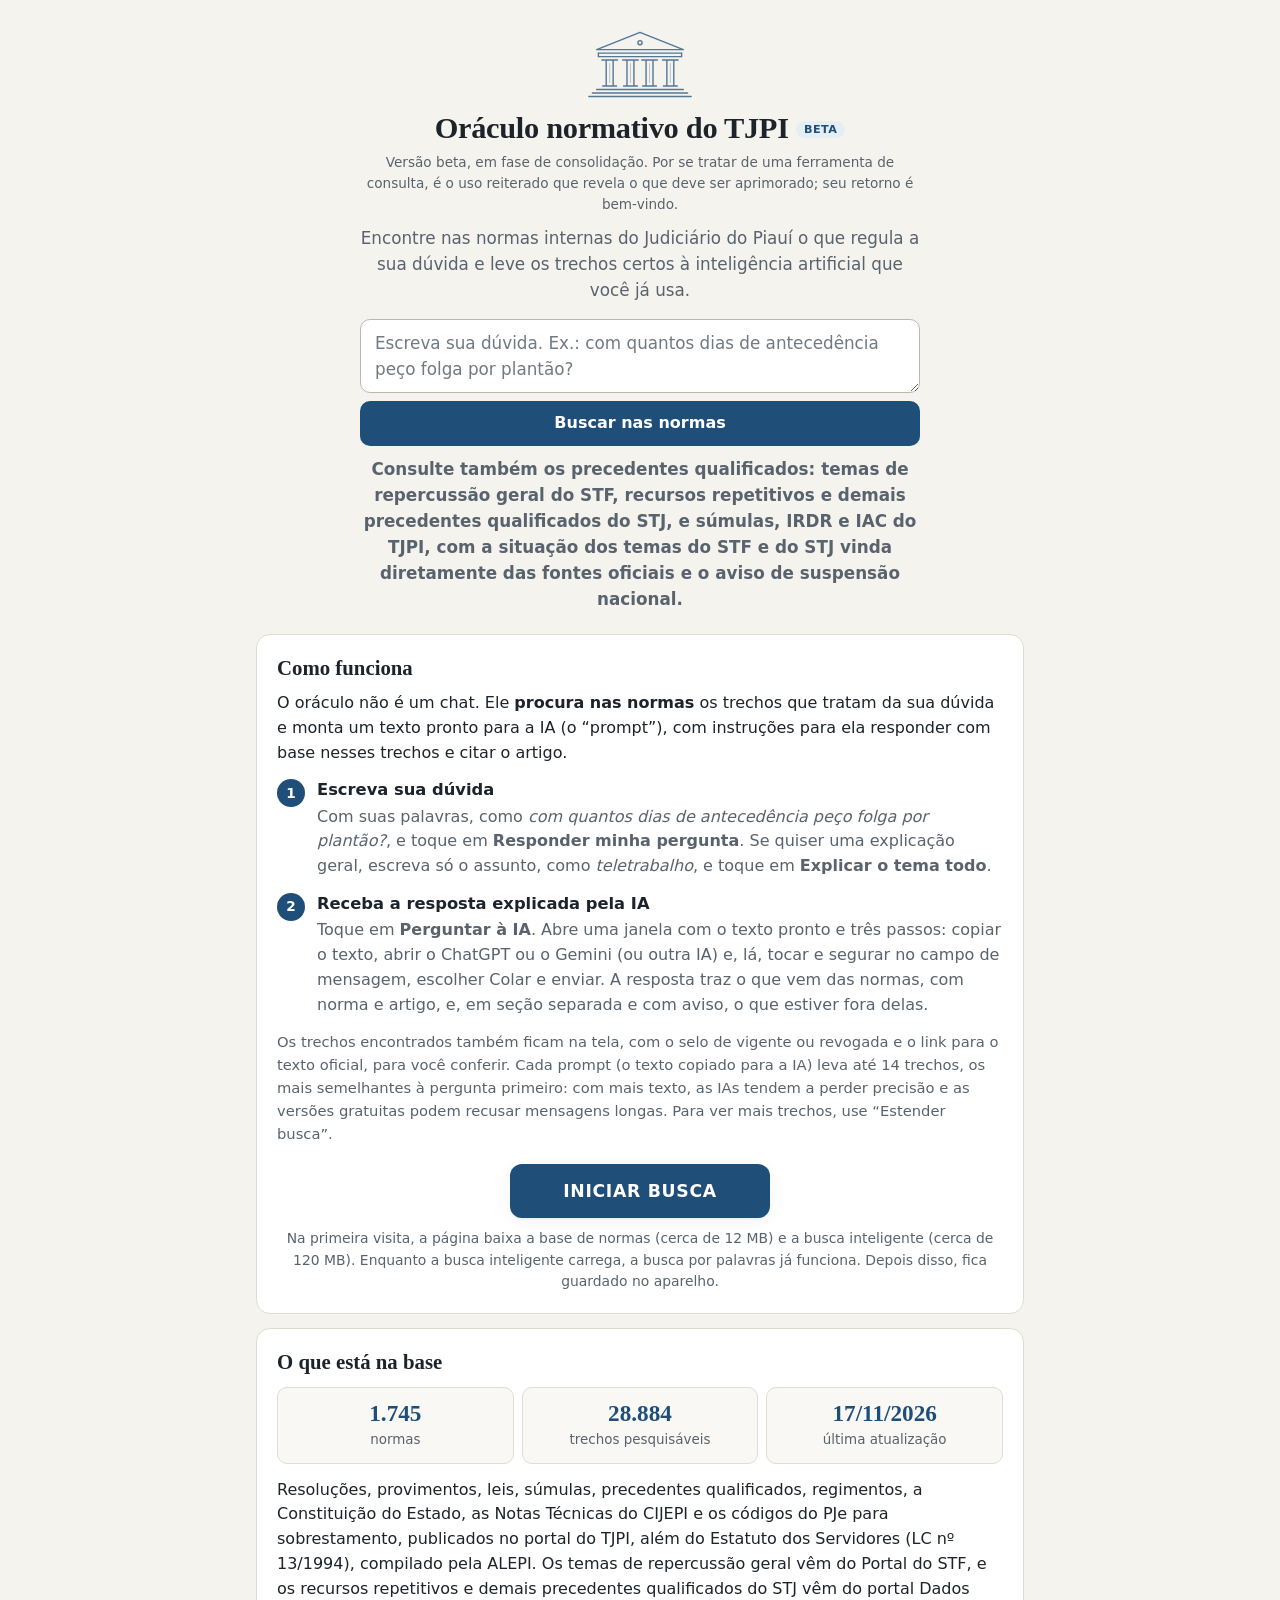
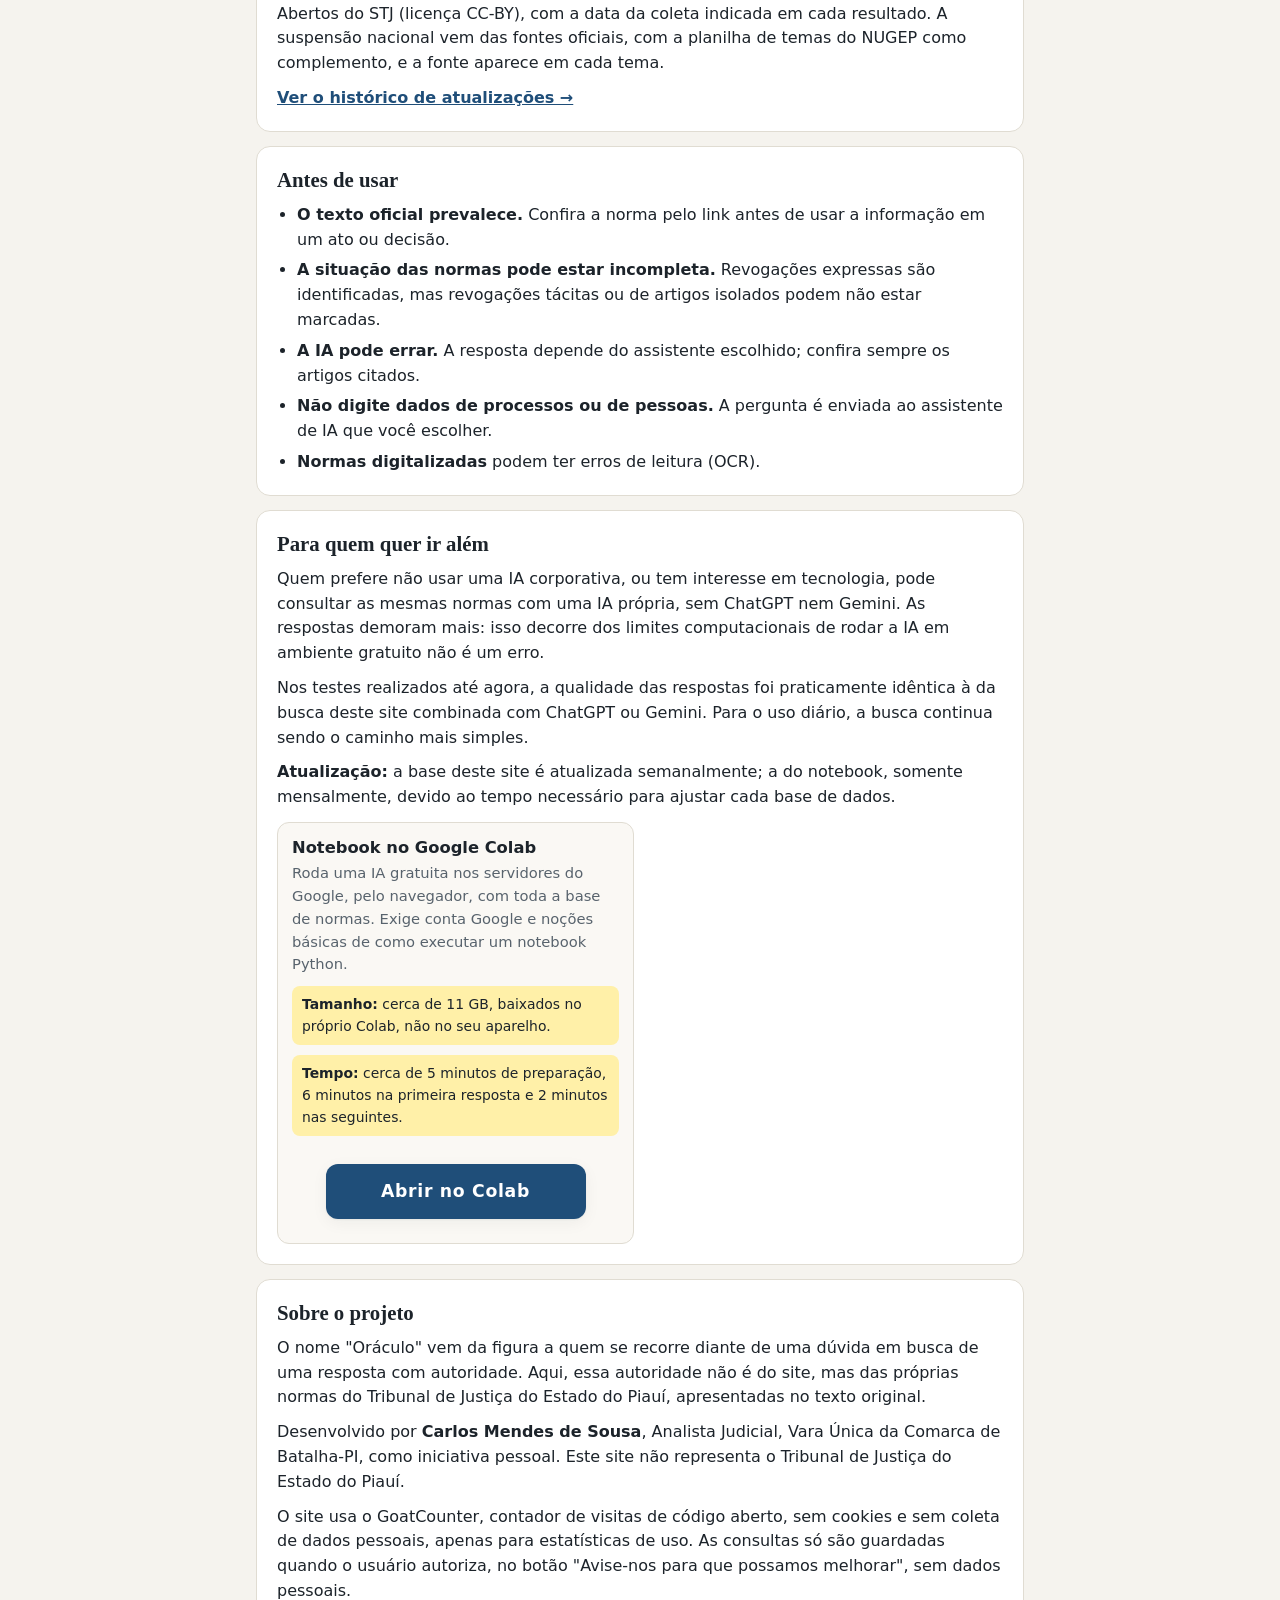
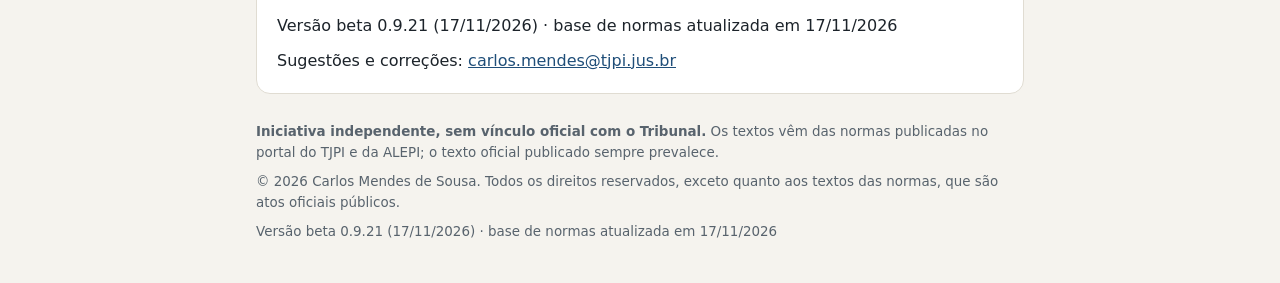
<file: index.html>
<!doctype html>
<html lang="pt-BR">
<head>
<meta charset="utf-8">
<meta name="viewport" content="width=device-width, initial-scale=1">
<title>Oráculo normativo do TJPI</title>
<meta name="description" content="Busca nas normas internas do Judiciário do Piauí, com os trechos originais e um prompt pronto para o seu assistente de IA.">
<link rel="icon" href="data:image/svg+xml,%3Csvg xmlns='http://www.w3.org/2000/svg' viewBox='0 0 32 32'%3E%3Crect width='32' height='32' rx='7' fill='%231f4e79'/%3E%3Cpath d='M6 12 16 6l10 6H6Zm2 2v9m5.300-9v9m5.400-9v9m5.300-9v9M5 25h22' fill='none' stroke='%23fff' stroke-width='1.800' stroke-linecap='round' stroke-linejoin='round'/%3E%3C/svg%3E">
<link rel="stylesheet" href="estilo.css?v=e2cee6a480df">
</head>
<body>
<header class="topo">
  <svg class="templo" viewBox="0 0 120 84" role="img" aria-label="Desenho de um templo grego" fill="none" stroke="currentColor" stroke-width="1.6" stroke-linecap="round" stroke-linejoin="round">
    <path d="M60 5 110 25H10L60 5Z"/>
    <circle cx="60" cy="17" r="2.400"/>
    <path d="M12 29h96M12 33h96"/>
    <path d="M12 29v4M108 29v4"/>
    <g>
      <path d="M21 37v30M29 37v30M16 37h18M17 67h16"/>
      <path d="M45 37v30M53 37v30M40 37h18M41 67h16"/>
      <path d="M67 37v30M75 37v30M62 37h18M63 67h16"/>
      <path d="M91 37v30M99 37v30M86 37h18M87 67h16"/>
      <path d="M25 41v22M49 41v22M71 41v22M95 41v22" stroke-width=".8" opacity=".55"/>
    </g>
    <path d="M10 71h100M5 75h110M1 79h118"/>
  </svg>
  <h1>Oráculo normativo do TJPI <span class="selo beta">Beta</span></h1>
  <p class="aviso-beta">Versão beta, em fase de consolidação. Por se tratar de uma ferramenta de consulta, é o uso reiterado que revela o que deve ser aprimorado; seu retorno é bem-vindo.</p>
  <p class="lema">Encontre nas normas internas do Judiciário do Piauí o que regula a sua dúvida e leve os trechos certos à inteligência artificial que você já usa.</p>
  <form class="busca-inicio" action="busca.html" method="get" autocomplete="off">
    <label for="q-inicio" class="vis-oculto">Sua dúvida</label>
    <textarea id="q-inicio" name="q" rows="2" required placeholder="Escreva sua dúvida. Ex.: com quantos dias de antecedência peço folga por plantão?"></textarea>
    <button type="submit">Buscar nas normas</button>
  </form>
      <p class="lema"><strong>Consulte também os precedentes qualificados: temas de repercussão geral do STF, recursos repetitivos e demais precedentes qualificados do STJ, e súmulas, IRDR e IAC do TJPI, com a situação dos temas do STF e do STJ vinda diretamente das fontes oficiais e o aviso de suspensão nacional.</strong></p>
</header>

<main>
  <section class="bloco">
    <h2>Como funciona</h2>
    <p>O oráculo não é um chat. Ele <strong>procura nas normas</strong> os trechos que tratam da sua dúvida e monta um texto pronto para a IA (o “prompt”), com instruções para ela responder com base nesses trechos e citar o artigo.</p>
    <ol class="como">
      <li>
        <span class="num">1</span>
        <div>
          <h3>Escreva sua dúvida</h3>
          <p>Com suas palavras, como <em>com quantos dias de antecedência peço folga por plantão?</em>, e toque em <strong>Responder minha pergunta</strong>. Se quiser uma explicação geral, escreva só o assunto, como <em>teletrabalho</em>, e toque em <strong>Explicar o tema todo</strong>.</p>
        </div>
      </li>
      <li>
        <span class="num">2</span>
        <div>
          <h3>Receba a resposta explicada pela IA</h3>
          <p>Toque em <strong>Perguntar à IA</strong>. Abre uma janela com o texto pronto e três passos: copiar o texto, abrir o ChatGPT ou o Gemini (ou outra IA) e, lá, tocar e segurar no campo de mensagem, escolher Colar e enviar. A resposta traz o que vem das normas, com norma e artigo, e, em seção separada e com aviso, o que estiver fora delas.</p>
        </div>
      </li>
    </ol>
    <p class="confira">Os trechos encontrados também ficam na tela, com o selo de vigente ou revogada e o link para o texto oficial, para você conferir. Cada prompt (o texto copiado para a IA) leva até 14 trechos, os mais semelhantes à pergunta primeiro: com mais texto, as IAs tendem a perder precisão e as versões gratuitas podem recusar mensagens longas. Para ver mais trechos, use “Estender busca”.</p>
    <a href="busca.html" class="botao-principal">INICIAR BUSCA</a>
    <p class="dica centro">Na primeira visita, a página baixa a base de normas (cerca de 12 MB) e a busca inteligente (cerca de 120 MB). Enquanto a busca inteligente carrega, a busca por palavras já funciona. Depois disso, fica guardado no aparelho.</p>
  </section>

  <section class="bloco">
    <h2>O que está na base</h2>
    <dl class="numeros">
      <div><dt id="n-normas">1.742</dt><dd>normas</dd></div>
      <div><dt id="n-trechos">28.160</dt><dd>trechos pesquisáveis</dd></div>
      <div><dt id="n-data">—</dt><dd>última atualização</dd></div>
    </dl>
    <p>Resoluções, provimentos, leis, súmulas, precedentes qualificados, regimentos, a Constituição do Estado, as Notas Técnicas do CIJEPI e os códigos do PJe para sobrestamento, publicados no portal do TJPI, além do Estatuto dos Servidores (LC nº 13/1994), compilado pela ALEPI. Os temas de repercussão geral vêm do Portal do STF, e os recursos repetitivos e demais precedentes qualificados do STJ vêm do portal Dados Abertos do STJ (licença CC-BY), com a data da coleta indicada em cada resultado. A suspensão nacional vem das fontes oficiais, com a planilha de temas do NUGEP como complemento, e a fonte aparece em cada tema.</p>
    <p><a href="atualizacoes.html" class="link-seta">Ver o histórico de atualizações →</a></p>
  </section>

  <section class="bloco">
    <h2>Antes de usar</h2>
    <ul class="avisos">
      <li><strong>O texto oficial prevalece.</strong> Confira a norma pelo link antes de usar a informação em um ato ou decisão.</li>
      <li><strong>A situação das normas pode estar incompleta.</strong> Revogações expressas são identificadas, mas revogações tácitas ou de artigos isolados podem não estar marcadas.</li>
      <li><strong>A IA pode errar.</strong> A resposta depende do assistente escolhido; confira sempre os artigos citados.</li>
      <li><strong>Não digite dados de processos ou de pessoas.</strong> A pergunta é enviada ao assistente de IA que você escolher.</li>
      <li><strong>Normas digitalizadas</strong> podem ter erros de leitura (OCR).</li>
    </ul>
  </section>

  <section class="bloco">
    <h2>Para quem quer ir além</h2>
    <p>Quem prefere não usar uma IA corporativa, ou tem interesse em tecnologia, pode consultar as mesmas normas com uma IA própria, sem ChatGPT nem Gemini. As respostas demoram mais: isso decorre dos limites computacionais de rodar a IA em ambiente gratuito não é um erro.</p>
    <p>Nos testes realizados até agora, a qualidade das respostas foi praticamente idêntica à da busca deste site combinada com ChatGPT ou Gemini. Para o uso diário, a busca continua sendo o caminho mais simples.</p>
    <p><strong>Atualização:</strong> a base deste site é atualizada semanalmente; a do notebook, somente mensalmente, devido ao tempo necessário para ajustar cada base de dados.</p>
    <div class="opcoes">
      <article class="opcao">
        <h3>Notebook no Google Colab</h3>
        <p>Roda uma IA gratuita nos servidores do Google, pelo navegador, com toda a base de normas. Exige conta Google e noções básicas de como executar um notebook Python.</p>
        <p class="tamanho"><strong>Tamanho:</strong> cerca de 11 GB, baixados no próprio Colab, não no seu aparelho.</p>
        <p class="tamanho"><strong>Tempo:</strong> cerca de 5 minutos de preparação, 6 minutos na primeira resposta e 2 minutos nas seguintes.</p>
        <a class="botao-principal" href="https://colab.research.google.com/github/carlos-mendes-maestria/oraculo-normativo/blob/main/oraculo_colab.ipynb" target="_blank" rel="noopener">Abrir no Colab</a>
      </article>
    </div>
  </section>

  <section class="bloco">
    <h2>Sobre o projeto</h2>
    <p>O nome "Oráculo" vem da figura a quem se recorre diante de uma dúvida em busca de uma resposta com autoridade. Aqui, essa autoridade não é do site, mas das próprias normas do Tribunal de Justiça do Estado do Piauí, apresentadas no texto original.</p>
    <p>Desenvolvido por <strong>Carlos Mendes de Sousa</strong>, Analista Judicial, Vara Única da Comarca de Batalha-PI, como iniciativa pessoal. Este site não representa o Tribunal de Justiça do Estado do Piauí.</p>
    <p>O site usa o GoatCounter, contador de visitas de código aberto, sem cookies e sem coleta de dados pessoais, apenas para estatísticas de uso. As consultas só são guardadas quando o usuário autoriza, no botão "Avise-nos para que possamos melhorar", sem dados pessoais.</p>
    <p data-versao>Versão beta 0.9 (02/11/2026)</p>
    <p>Sugestões e correções: <a href="mailto:carlos.mendes@tjpi.jus.br">carlos.mendes@tjpi.jus.br</a></p>
  </section>
</main>

<footer class="rodape">
  <p><strong>Iniciativa independente, sem vínculo oficial com o Tribunal.</strong> Os textos vêm das normas publicadas no portal do TJPI e da ALEPI; o texto oficial publicado sempre prevalece.</p>
  <p>&copy; 2026 Carlos Mendes de Sousa. Todos os direitos reservados, exceto quanto aos textos das normas, que s&atilde;o atos oficiais p&uacute;blicos.</p>
  <p class="versao-site" data-versao>Versão beta 0.9 (02/11/2026)</p>
</footer>
<script src="versao.js?v=e2cee6a480df"></script>

<script>
  // numeros da base: vem do indice gerado; se falhar, ficam os valores escritos na pagina
  fetch("dados/indice_info.json?" + Date.now()).then((r) => r.json()).then((i) => {
    document.getElementById("n-normas").textContent = i.normas.toLocaleString("pt-BR");
    document.getElementById("n-trechos").textContent = i.trechos.toLocaleString("pt-BR");
    const [a, m, d] = i.gerado_em.slice(0, 10).split("-");
    document.getElementById("n-data").textContent = `${d}/${m}/${a}`;
  }).catch(() => {});
</script>
<script data-goatcounter="https://oraculo-normativo.goatcounter.com/count" async src="https://gc.zgo.at/count.js"></script>
</body>
</html>
</file>
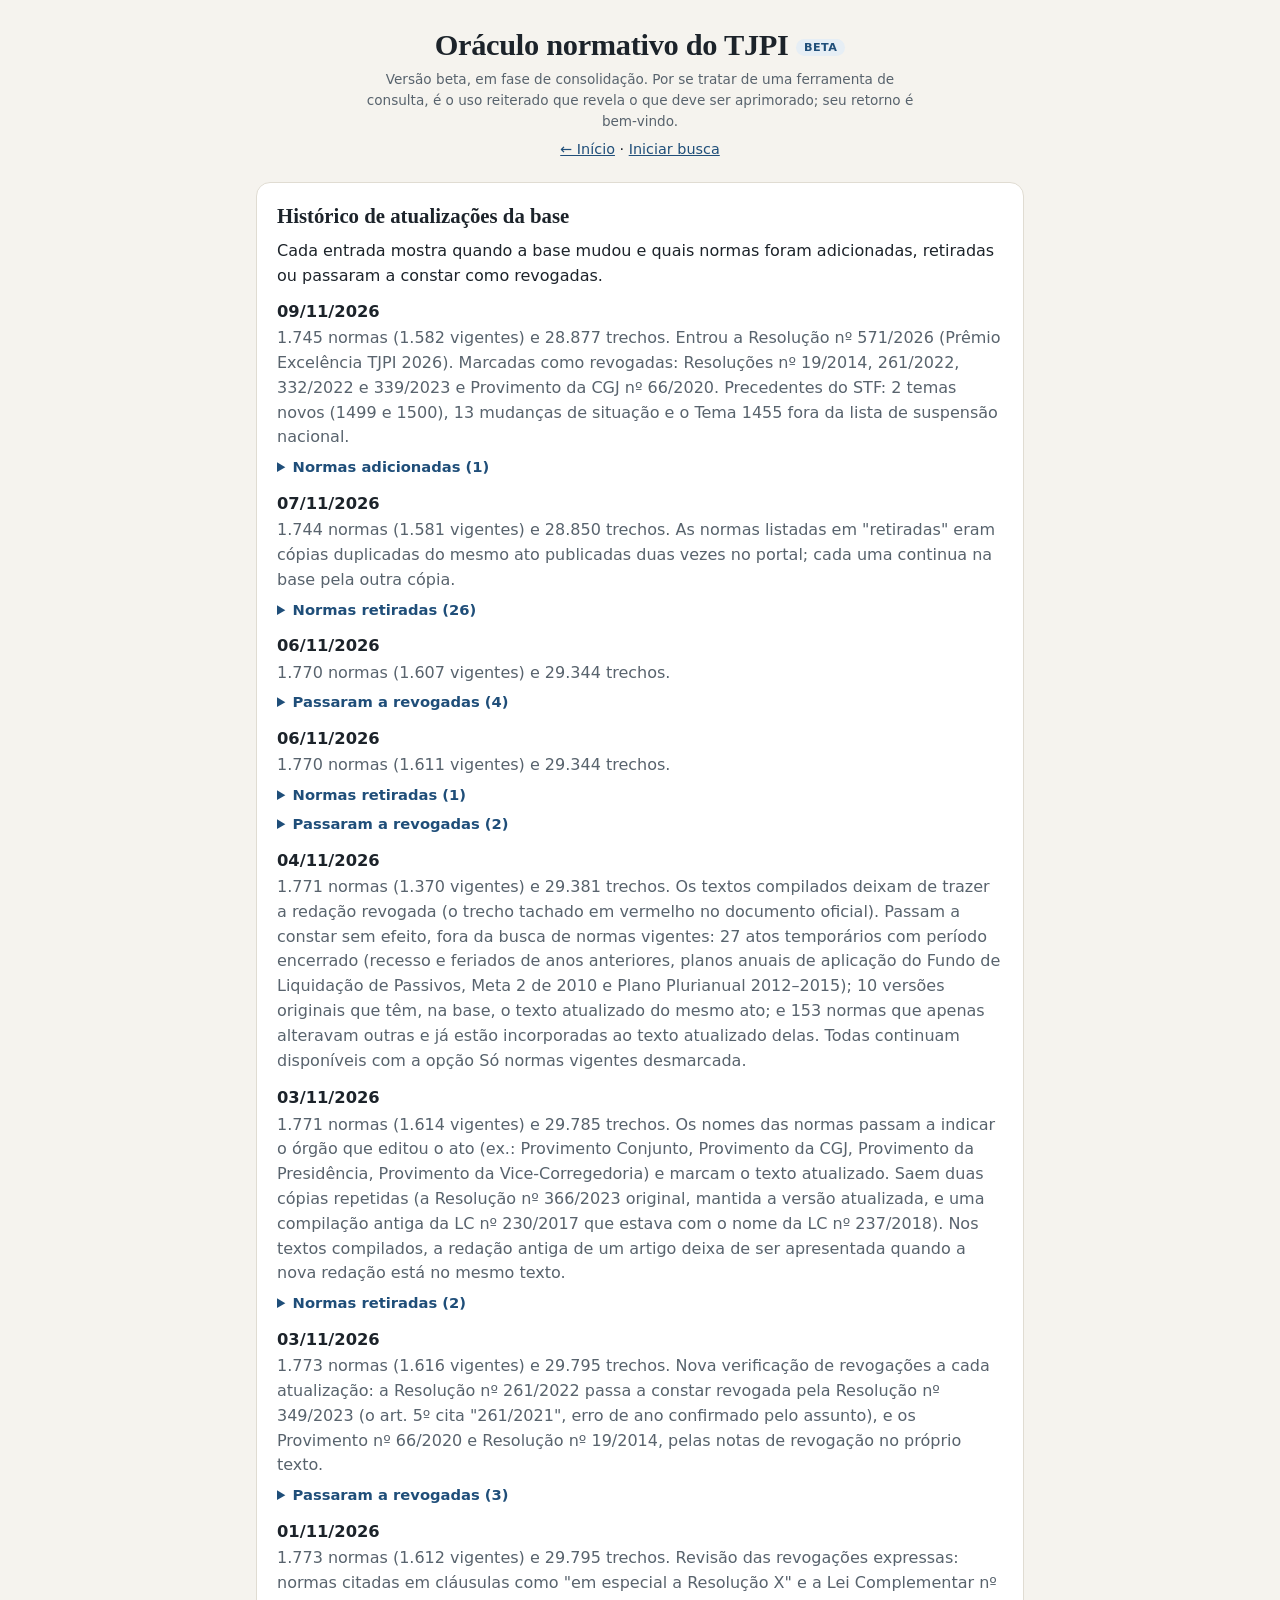
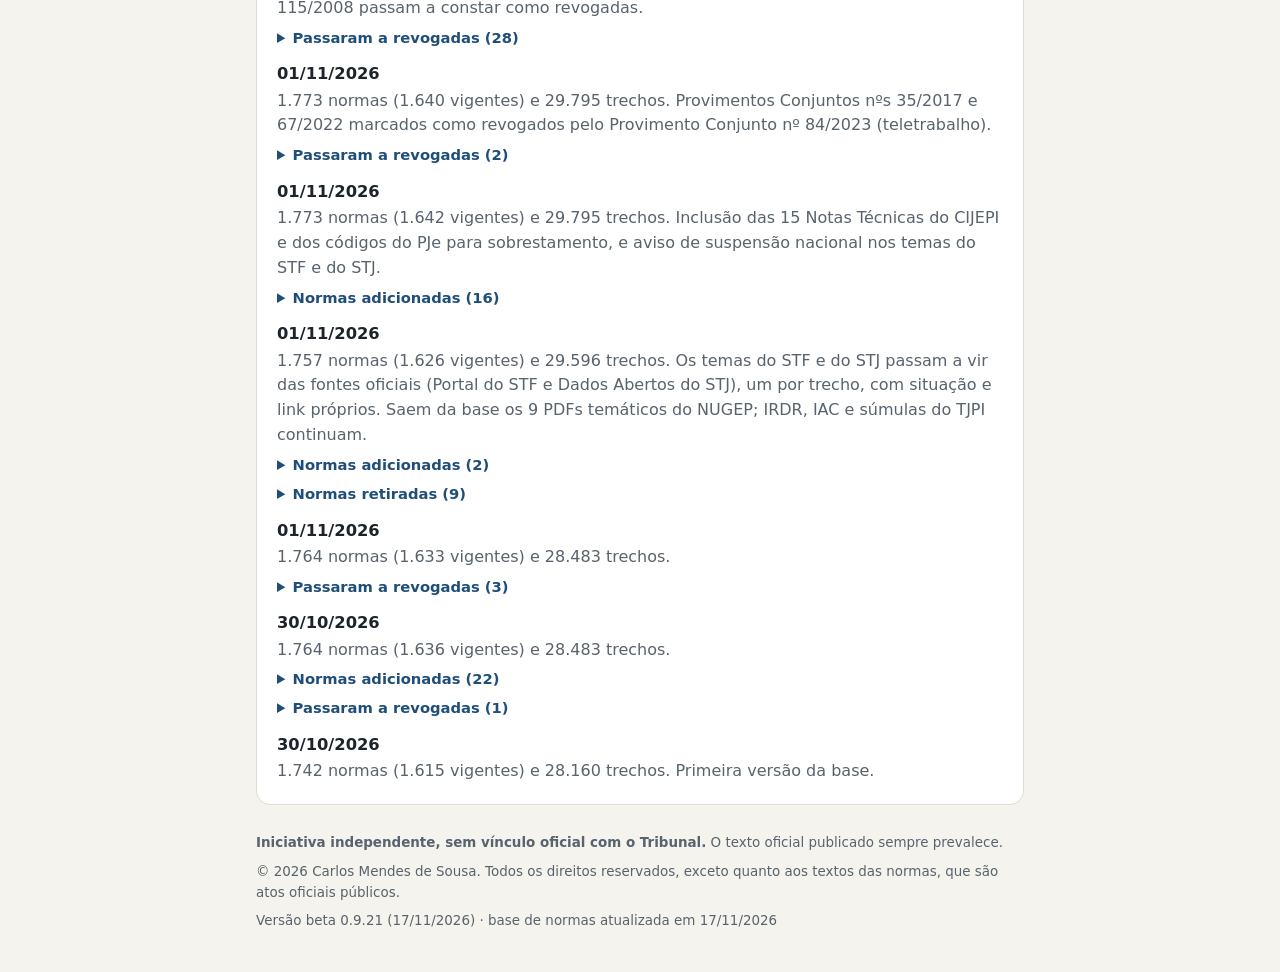
<file: atualizacoes.html>
<!doctype html>
<html lang="pt-BR">
<head>
<meta charset="utf-8">
<meta name="viewport" content="width=device-width, initial-scale=1">
<title>Histórico de atualizações</title>
<meta name="description" content="Histórico de atualizações da base de normas do Oráculo normativo do TJPI.">
<link rel="icon" href="data:image/svg+xml,%3Csvg xmlns='http://www.w3.org/2000/svg' viewBox='0 0 32 32'%3E%3Crect width='32' height='32' rx='7' fill='%231f4e79'/%3E%3Cpath d='M6 12 16 6l10 6H6Zm2 2v9m5.300-9v9m5.400-9v9m5.300-9v9M5 25h22' fill='none' stroke='%23fff' stroke-width='1.800' stroke-linecap='round' stroke-linejoin='round'/%3E%3C/svg%3E">
<link rel="stylesheet" href="estilo.css?v=e2cee6a480df">
</head>
<body>
<header class="topo">
  <h1><a href="index.html" class="titulo-link">Oráculo normativo do TJPI</a> <span class="selo beta">Beta</span></h1>
  <p class="aviso-beta">Versão beta, em fase de consolidação. Por se tratar de uma ferramenta de consulta, é o uso reiterado que revela o que deve ser aprimorado; seu retorno é bem-vindo.</p>
  <p class="nav-topo"><a href="index.html">← Início</a> · <a href="busca.html">Iniciar busca</a></p>
</header>

<main>
  <section class="bloco">
    <h2>Histórico de atualizações da base</h2>
    <p>Cada entrada mostra quando a base mudou e quais normas foram adicionadas, retiradas ou passaram a constar como revogadas.</p>
    <ol id="historico" class="historico"></ol>
    <p id="vazio" class="dica" hidden>Não foi possível carregar o histórico agora.</p>
  </section>
</main>

<footer class="rodape">
  <p><strong>Iniciativa independente, sem vínculo oficial com o Tribunal.</strong> O texto oficial publicado sempre prevalece.</p>
  <p>&copy; 2026 Carlos Mendes de Sousa. Todos os direitos reservados, exceto quanto aos textos das normas, que s&atilde;o atos oficiais p&uacute;blicos.</p>
  <p class="versao-site" data-versao>Versão beta 0.9 (02/11/2026)</p>
</footer>
<script src="versao.js?v=e2cee6a480df"></script>

<script>
  function lista(titulo, nomes) {
    if (!nomes.length) return null;
    const d = document.createElement("details"), s = document.createElement("summary"), ul = document.createElement("ul");
    s.textContent = `${titulo} (${nomes.length})`;
    nomes.forEach((n) => { const li = document.createElement("li"); li.textContent = n; ul.appendChild(li); });
    d.append(s, ul);
    return d;
  }
  fetch("dados/historico.json?" + Date.now()).then((r) => r.json()).then((h) => {
    const ol = document.getElementById("historico");
    h.forEach((e) => {
      const li = document.createElement("li"), t = document.createElement("h3"), p = document.createElement("p");
      const [a, m, d] = e.data.split("-");
      t.textContent = `${d}/${m}/${a}`;
      p.textContent = `${e.normas.toLocaleString("pt-BR")} normas (${e.vigentes.toLocaleString("pt-BR")} vigentes) e ${e.trechos.toLocaleString("pt-BR")} trechos. ${e.nota || ""}`;
      li.append(t, p);
      [["Normas adicionadas", e.adicionadas], ["Normas retiradas", e.retiradas], ["Passaram a revogadas", e.revogadas]]
        .forEach(([ti, ns]) => { const x = lista(ti, ns); if (x) li.append(x); });
      ol.appendChild(li);
    });
  }).catch(() => { document.getElementById("vazio").hidden = false; });
</script>
<script data-goatcounter="https://oraculo-normativo.goatcounter.com/count" async src="https://gc.zgo.at/count.js"></script>
</body>
</html>
</file>
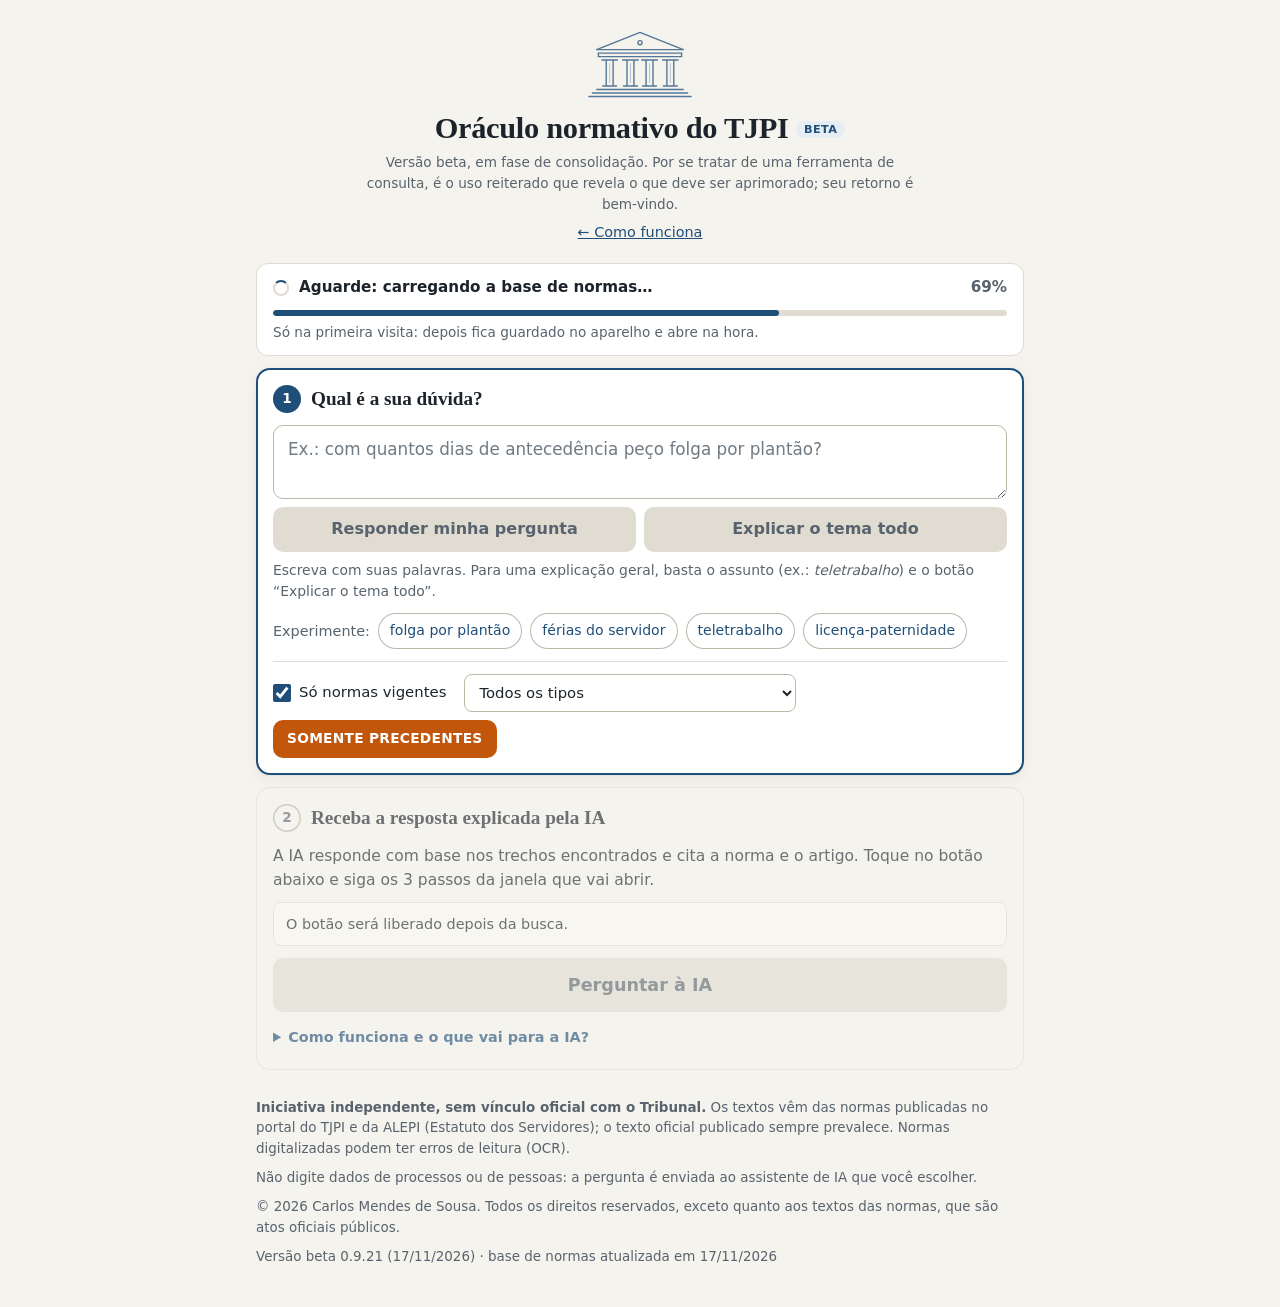
<file: busca.html>
<!doctype html>
<html lang="pt-BR">
<head>
<meta charset="utf-8">
<meta name="viewport" content="width=device-width, initial-scale=1">
<title>Oráculo normativo do TJPI</title>
<meta name="description" content="Busca nas normas internas do Judiciário do Piauí, com os trechos originais e um prompt pronto para o seu assistente de IA.">
<link rel="icon" href="data:image/svg+xml,%3Csvg xmlns='http://www.w3.org/2000/svg' viewBox='0 0 32 32'%3E%3Crect width='32' height='32' rx='7' fill='%231f4e79'/%3E%3Cpath d='M6 12 16 6l10 6H6Zm2 2v9m5.300-9v9m5.400-9v9m5.300-9v9M5 25h22' fill='none' stroke='%23fff' stroke-width='1.800' stroke-linecap='round' stroke-linejoin='round'/%3E%3C/svg%3E">
<link rel="stylesheet" href="estilo.css?v=e2cee6a480df">
</head>
<body>
<header class="topo">
  <svg class="templo" viewBox="0 0 120 84" role="img" aria-label="Desenho de um templo grego" fill="none" stroke="currentColor" stroke-width="1.6" stroke-linecap="round" stroke-linejoin="round">
    <path d="M60 5 110 25H10L60 5Z"/>
    <circle cx="60" cy="17" r="2.400"/>
    <path d="M12 29h96M12 33h96"/>
    <path d="M12 29v4M108 29v4"/>
    <g>
      <path d="M21 37v30M29 37v30M16 37h18M17 67h16"/>
      <path d="M45 37v30M53 37v30M40 37h18M41 67h16"/>
      <path d="M67 37v30M75 37v30M62 37h18M63 67h16"/>
      <path d="M91 37v30M99 37v30M86 37h18M87 67h16"/>
      <path d="M25 41v22M49 41v22M71 41v22M95 41v22" stroke-width=".8" opacity=".55"/>
    </g>
    <path d="M10 71h100M5 75h110M1 79h118"/>
  </svg>
  <h1><a href="index.html" class="titulo-link">Oráculo normativo do TJPI</a> <span class="selo beta">Beta</span></h1>
  <p class="aviso-beta">Versão beta, em fase de consolidação. Por se tratar de uma ferramenta de consulta, é o uso reiterado que revela o que deve ser aprimorado; seu retorno é bem-vindo.</p>
  <p class="nav-topo"><a href="index.html">← Como funciona</a></p>
</header>

<main>
  <div id="carga" class="carga" role="status" aria-live="polite">
    <div class="carga-topo">
      <span class="giro" aria-hidden="true"></span>
      <span id="carga-titulo">Aguarde: carregando a base de normas…</span>
      <span id="carga-pct" class="carga-pct">0%</span>
    </div>
    <div class="barra"><div id="carga-barra"></div></div>
    <p id="carga-dica" class="carga-dica">Só na primeira visita: depois fica guardado no aparelho e abre na hora.</p>
  </div>

  <section id="etapa1" class="etapa ativa" aria-labelledby="t1">
    <h2 id="t1"><span class="num">1</span> Qual é a sua dúvida?</h2>
    <form id="form" class="campo-duvida" autocomplete="off">
      <label for="q" class="vis-oculto">Sua dúvida</label>
      <textarea id="q" rows="2" placeholder="Ex.: com quantos dias de antecedência peço folga por plantão?" enterkeyhint="search" disabled></textarea>
      <div class="botoes-duvida">
        <button id="ir" type="submit" disabled>Responder minha pergunta</button>
        <button id="ir-geral" type="button" class="secundario" disabled>Explicar o tema todo</button>
      </div>
    </form>
    <p class="dica">Escreva com suas palavras. Para uma explicação geral, basta o assunto (ex.: <em>teletrabalho</em>) e o botão “Explicar o tema todo”.</p>
    <div id="exemplos" class="exemplos">
      <span>Experimente:</span>
      <button type="button" disabled>folga por plantão</button>
      <button type="button" disabled>férias do servidor</button>
      <button type="button" disabled>teletrabalho</button>
      <button type="button" disabled>licença-paternidade</button>
    </div>
    <div class="filtros">
      <label><input id="vigentes" type="checkbox" checked> Só normas vigentes</label>
      <select id="tipo" aria-label="Tipo de norma">
        <option value="">Todos os tipos</option>
        <option value="Resolucoes">Resoluções</option>
        <option value="Provimentos">Provimentos</option>
        <option value="Leis Complementares">Leis complementares</option>
        <option value="Leis Ordinarias">Leis ordinárias</option>
        <option value="Sumulas">Súmulas</option>
        <option value="Precedentes Qualificados">Precedentes</option>
        <option value="Nota Técnica CIJEPI">Notas técnicas do CIJEPI</option>
        <option value="precedentes-sumulas">Precedentes, súmulas e notas técnicas</option>
        <option value="Gerais">Outras (Regimentos, Constituição…)</option>
      </select>
      <button id="so-precedentes" type="button" class="laranja filtro-destaque" aria-pressed="false">SOMENTE PRECEDENTES</button>
      <span id="motor" class="motor" role="status"></span>
      <button id="ligar-modelo" type="button" class="link" hidden>Ativar busca inteligente (cerca de 120 MB, prefira o Wi-Fi)</button>
    </div>
    <p id="estado" class="estado" role="status"></p>
  </section>

  <section id="ia" class="etapa bloqueada" aria-labelledby="t3">
    <h2 id="t3"><span class="num">2</span> Receba a resposta explicada pela IA</h2>
    <p class="ia-valor">A IA responde com base nos trechos encontrados e cita a norma e o artigo. Toque no botão abaixo e siga os 3 passos da janela que vai abrir.</p>
    <p id="ia-resumo" class="ia-resumo" aria-live="polite">O botão será liberado depois da busca.</p>
    <div class="ia-botoes">
      <button id="ia-chatgpt" type="button" class="ia-principal" disabled>Perguntar à IA</button>
      <button id="ia-precedentes" type="button" class="laranja" hidden disabled>Perguntar à IA só sobre os precedentes</button>
      <button id="estender" type="button" class="secundario" hidden disabled title="Gera um novo prompt com até 14 trechos ainda não enviados. Eles são menos semelhantes à pergunta: confira a pertinência.">Estender busca</button>
    </div>
    <div id="ia-aviso" class="ia-aviso" role="status" hidden></div>
    <textarea id="ia-texto" class="ia-texto" readonly hidden aria-label="Prompt para copiar"></textarea>
    <details>
      <summary>Como funciona e o que vai para a IA?</summary>
      <p>O botão abre uma janela com um texto pronto (o “prompt”): a sua dúvida, os trechos das normas e os artigos que eles citam, com as instruções para a IA. Na janela: 1) copie o texto; 2) abra o ChatGPT ou o Gemini (ou outra IA); 3) cole na conversa (toque e segure no campo › Colar, ou Ctrl+V) e envie.</p>
      <p>A IA fará uma explicação minuciosa do tema, responderá à pergunta com base nas normas, citando o artigo, e, só se faltar algo, abrirá uma seção separada com o que estiver fora das normas, com aviso para conferir.</p>
      <p>Cada prompt leva até 14 trechos, os mais semelhantes à pergunta primeiro. Com mais texto, as IAs tendem a perder precisão e as versões gratuitas podem recusar mensagens longas. Para ver mais trechos, use “Estender busca”, que aparece depois de abrir a janela da IA.</p>
    </details>
  </section>

  <p id="falha-area" class="falha-area" hidden><span class="falha-pergunta">Não encontrou o que procurava?</span><button id="falha" type="button" class="falha-botao">Avise-nos para que possamos melhorar</button></p>

  <div id="passo2" class="passo-titulo" hidden>
    <h2>Trechos das normas encontrados</h2>
    <span id="contagem" class="contagem"></span>
  </div>
  <ol id="resultados" class="resultados" hidden></ol>
  <div id="barra-ia" class="barra-ia" hidden>
    <button id="barra-chatgpt" type="button">Perguntar à IA</button>
  </div>
  <dialog id="janela-ia" class="janela-ia" aria-labelledby="j-titulo">
    <div class="j-topo">
      <h2 id="j-titulo">Leve sua dúvida à IA</h2>
      <button id="j-fechar" type="button" class="link" aria-label="Fechar a janela">Fechar ✕</button>
    </div>
    <p id="j-nota" class="j-nota" hidden></p>
    <ol class="j-passos">
      <li>
        <strong>Copie o texto abaixo.</strong> Ele leva a sua dúvida e os trechos das normas, com as instruções para a IA.
        <textarea id="j-texto" class="j-texto" readonly rows="6" aria-label="Texto para levar à IA"></textarea>
        <button id="j-copiar" type="button" class="j-copiar">Copiar texto</button>
        <p id="j-copiado" class="j-copiado" role="status" hidden></p>
      </li>
      <li>
        <strong>Abra a IA.</strong>
        <div class="j-ias">
          <button id="j-chatgpt" type="button" disabled>Abrir ChatGPT</button>
          <button id="j-gemini" type="button" disabled>Abrir Gemini</button>
        </div>
        <p class="dica">Os botões são liberados depois de copiar. Se preferir, use outra IA.</p>
      </li>
      <li>
        <strong>Cole e envie.</strong> Na IA, toque e segure no campo de mensagem, escolha <strong>Colar</strong> e envie. No computador, clique no campo e use Ctrl+V.
      </li>
    </ol>
  </dialog>
  <dialog id="falha-dialogo" class="falha-dialogo">
    <form method="dialog">
      <h2>Enviar esta consulta?</h2>
      <p>A consulta (a dúvida escrita) será usada apenas para avaliar o erro e aprimorar o sistema. Não inclua nomes, CPF, números de processo ou outros dados pessoais.</p>
      <label for="falha-comentario">O que você esperava encontrar? (opcional)</label>
      <input id="falha-comentario" maxlength="200" autocomplete="off">
      <label for="falha-resposta">Se quiser, cole aqui a resposta que a IA deu (ajuda a melhorar o Oráculo)</label>
      <textarea id="falha-resposta" rows="4" maxlength="8000" autocomplete="off"></textarea>
      <div class="falha-botoes">
        <button id="falha-nao" type="button" class="link">Não enviar</button>
        <button id="falha-enviar" type="button">Enviar consulta</button>
      </div>
    </form>
  </dialog>
</main>

<footer class="rodape">
  <p><strong>Iniciativa independente, sem vínculo oficial com o Tribunal.</strong> Os textos vêm das normas publicadas no portal do TJPI e da ALEPI (Estatuto dos Servidores); o texto oficial publicado sempre prevalece. Normas digitalizadas podem ter erros de leitura (OCR).</p>
  <p>Não digite dados de processos ou de pessoas: a pergunta é enviada ao assistente de IA que você escolher.</p>
  <p>&copy; 2026 Carlos Mendes de Sousa. Todos os direitos reservados, exceto quanto aos textos das normas, que s&atilde;o atos oficiais p&uacute;blicos.</p>
  <p class="versao-site" data-versao>Versão beta 0.9 (02/11/2026)</p>
</footer>
<script src="versao.js?v=e2cee6a480df"></script>

<script src="app.js?v=e2cee6a480df"></script>
<script data-goatcounter="https://oraculo-normativo.goatcounter.com/count" async src="https://gc.zgo.at/count.js"></script>
</body>
</html>
</file>
<file: estilo.css>
:root {
  --fundo: #f5f3ee;
  --cartao: #ffffff;
  --cartao-2: #faf8f4;
  --texto: #1c232a;
  --suave: #58636d;
  --borda: #e0dcd2;
  --borda-forte: #bdb7a9;
  --primaria: #1f4e79;
  --primaria-forte: #173c5e;
  --primaria-fundo: #e6eef5;
  --primaria-texto: #ffffff;
  --vigente: #1e6b3a;
  --vigente-fundo: #e3f2e7;
  --revogada: #9a2b1f;
  --revogada-fundo: #f8e4e1;
  --marca-texto: #fff0a8;
  --sombra: 0 1px 2px rgba(28, 35, 42, .05), 0 4px 16px rgba(28, 35, 42, .05);
  --titulo: "Iowan Old Style", "Palatino Linotype", Palatino, Georgia, serif;
}
@media (prefers-color-scheme: dark) {
  :root:not([data-theme="light"]) {
    --fundo: #14181c; --cartao: #1d2328; --cartao-2: #191e23; --texto: #e7e9eb; --suave: #a0abb4;
    --borda: #30383f; --borda-forte: #4a545c; --primaria: #7db4e6; --primaria-forte: #9cc7ee;
    --primaria-fundo: #1f3142; --primaria-texto: #0d1b27; --vigente: #8fd3a5; --vigente-fundo: #1d3527;
    --revogada: #f0a196; --revogada-fundo: #3d221e; --marca-texto: #5a4d00;
    --sombra: 0 1px 2px rgba(0, 0, 0, .3);
  }
}
:root[data-theme="dark"] {
  --fundo: #14181c; --cartao: #1d2328; --cartao-2: #191e23; --texto: #e7e9eb; --suave: #a0abb4;
  --borda: #30383f; --borda-forte: #4a545c; --primaria: #7db4e6; --primaria-forte: #9cc7ee;
  --primaria-fundo: #1f3142; --primaria-texto: #0d1b27; --vigente: #8fd3a5; --vigente-fundo: #1d3527;
  --revogada: #f0a196; --revogada-fundo: #3d221e; --marca-texto: #5a4d00;
  --sombra: 0 1px 2px rgba(0, 0, 0, .3);
}

* { box-sizing: border-box; }
[hidden] { display: none !important; }
html { scroll-behavior: smooth; -webkit-text-size-adjust: 100%; }
body {
  margin: 0; background: var(--fundo); color: var(--texto);
  font: 16px/1.55 system-ui, -apple-system, "Segoe UI", Roboto, sans-serif;
}
main, .topo, .rodape { max-width: 800px; margin: 0 auto; padding: 0 16px; }
:focus-visible { outline: 2px solid var(--primaria); outline-offset: 2px; }
a { color: var(--primaria); }

/* cabecalho */
.topo { padding-top: 28px; padding-bottom: 8px; text-align: center; }
.templo { display: block; width: 104px; height: auto; margin: 0 auto 10px; color: var(--primaria); opacity: .75; }
h1 { margin: 0; font: 600 1.9rem/1.15 var(--titulo); letter-spacing: -.01em; }

.titulo-link { color: inherit; text-decoration: none; }
.nav-topo { margin: 6px 0 0; font-size: .9rem; }
.aviso-beta { max-width: 560px; margin: 6px auto 0; color: var(--suave); font-size: .85rem; }
.lema { max-width: 560px; margin: 10px auto 0; color: var(--suave); font-size: 1.05rem; }

/* pagina inicial */
.bloco { background: var(--cartao); border: 1px solid var(--borda); border-radius: 14px; padding: 20px; margin-top: 14px; }
.bloco h2 { margin: 0 0 10px; font: 600 1.3rem/1.25 var(--titulo); }
.bloco h3 { margin: 0 0 4px; font-size: 1.02rem; line-height: 1.3; }
.bloco p { margin: 0 0 10px; }
.bloco p:last-child { margin-bottom: 0; }
.como { list-style: none; padding: 0; margin: 14px 0; display: grid; gap: 14px; }
.como li { display: flex; gap: 12px; align-items: flex-start; }
.como p { margin: 0; color: var(--suave); }
.confira { color: var(--suave); font-size: .92rem; }
.botao-principal {
  display: block; width: fit-content; min-width: 260px; margin: 18px auto 10px; padding: 14px 32px; border-radius: 12px; text-align: center;
  background: var(--primaria); color: var(--primaria-texto); font-weight: 700; font-size: 1.08rem; letter-spacing: .04em; text-decoration: none;
  box-shadow: var(--sombra); transition: background .15s;
}
.botao-principal:hover { background: var(--primaria-forte); }
.centro { text-align: center; }
.numeros { display: grid; grid-template-columns: repeat(3, 1fr); gap: 8px; margin: 12px 0 14px; }
.numeros div { background: var(--cartao-2); border: 1px solid var(--borda); border-radius: 10px; padding: 12px; text-align: center; }
.numeros dt { font: 600 1.45rem/1.2 var(--titulo); color: var(--primaria); }
.numeros dd { margin: 2px 0 0; font-size: .84rem; color: var(--suave); }
.link-seta { font-weight: 600; }
.avisos { margin: 0; padding-left: 20px; display: grid; gap: 6px; }
.opcoes { display: grid; grid-template-columns: repeat(2, 1fr); gap: 12px; margin-top: 12px; }
.opcao { display: flex; flex-direction: column; background: var(--cartao-2); border: 1px solid var(--borda); border-radius: 12px; padding: 14px; }
.opcao p { font-size: .92rem; color: var(--suave); }
.opcao .tamanho { padding: 8px 10px; border-radius: 8px; background: var(--marca-texto); color: var(--texto); font-size: .87rem; }
.em-breve { margin-top: auto; align-self: flex-start; padding: 4px 12px; border-radius: 99px; background: var(--borda); color: var(--suave); font-size: .82rem; font-weight: 600; }
.historico { list-style: none; padding: 0; margin: 12px 0 0; display: grid; gap: 14px; }
.historico li > p { margin: 0; color: var(--suave); }
.historico details { margin-top: 6px; font-size: .92rem; }
.historico summary { cursor: pointer; color: var(--primaria); font-weight: 600; }
.historico ul { margin: 6px 0 0; padding-left: 20px; }

/* etapas: uma por vez fica em destaque; as seguintes aguardam, as concluidas ganham um visto */
.etapa { background: var(--cartao); border: 1px solid var(--borda); border-radius: 14px; padding: 16px; margin-top: 12px; transition: opacity .2s, border-color .2s; }
.etapa h2 { display: flex; align-items: center; gap: 10px; margin: 0 0 12px; font: 600 1.2rem/1.25 var(--titulo); }
.etapa.ativa { border: 2px solid var(--primaria); padding: 15px; box-shadow: var(--sombra); }
.etapa.bloqueada { background: transparent; opacity: .62; }
.etapa.bloqueada .num { background: transparent; color: var(--suave); box-shadow: inset 0 0 0 1.5px var(--borda-forte); }
.etapa.feita .num { background: var(--vigente); color: var(--cartao); font-size: 0; }
.etapa.feita .num::after { content: "✓"; font-size: .9rem; }
.num {
  display: inline-grid; place-items: center; flex: none; width: 28px; height: 28px; border-radius: 50%;
  background: var(--primaria); color: var(--primaria-texto); font: 700 .85rem/1 system-ui, sans-serif;
}
.linha-campo { display: flex; gap: 8px; align-items: stretch; }
.linha-campo input, .linha-campo textarea {
  flex: 1; min-width: 0; min-height: 50px; font: inherit; font-size: 1.05rem; padding: 10px 14px; resize: vertical;
  border: 1px solid var(--borda-forte); border-radius: 10px; background: var(--cartao); color: var(--texto);
}
.linha-campo input::placeholder, .linha-campo textarea::placeholder { color: var(--suave); opacity: .85; }
.linha-campo button { flex: none; }
.dica { margin: 8px 0 0; font-size: .87rem; color: var(--suave); }
.ou { display: flex; align-items: center; gap: 10px; margin: 14px 0 10px; color: var(--suave); font-size: .87rem; }
.ou::before, .ou::after { content: ""; flex: 1; height: 1px; background: var(--borda); }
.largo { width: 100%; }
button {
  font: inherit; cursor: pointer; border: 0; border-radius: 10px; min-height: 44px; padding: 10px 18px;
  background: var(--primaria); color: var(--primaria-texto); font-weight: 600; transition: background .15s;
}
button:hover:not(:disabled) { background: var(--primaria-forte); }
button.secundario { background: transparent; color: var(--primaria); box-shadow: inset 0 0 0 1.5px var(--primaria); }
button.secundario:hover:not(:disabled) { background: var(--primaria-fundo); }
button.laranja:not(:disabled) { background: #c2570c; color: #fff; }
button.laranja:hover:not(:disabled) { background: #a34a0a; }
.filtro-destaque { min-height: 38px; padding: 6px 14px; font-size: .86rem; letter-spacing: .02em; }
.filtro-destaque[aria-pressed="true"] { box-shadow: 0 0 0 2px var(--cartao), 0 0 0 4px #c2570c; }
button:disabled { background: var(--borda); color: var(--suave); box-shadow: none; cursor: not-allowed; }
.filtros { display: flex; flex-wrap: wrap; gap: 8px 18px; align-items: center; margin-top: 12px; padding-top: 12px; border-top: 1px solid var(--borda); font-size: .93rem; }
.filtros label { display: inline-flex; align-items: center; gap: 8px; cursor: pointer; }
.filtros input { width: 18px; height: 18px; margin: 0; accent-color: var(--primaria); }
.filtros select { font: inherit; min-height: 38px; padding: 6px 10px; border-radius: 8px; border: 1px solid var(--borda-forte); background: var(--cartao); color: var(--texto); }
.motor { margin-left: auto; color: var(--suave); font-size: .82rem; }

.exemplos { display: flex; flex-wrap: wrap; align-items: center; gap: 8px; margin: 10px 0 0; font-size: .9rem; color: var(--suave); }
.exemplos button {
  min-height: 36px; padding: 6px 12px; border-radius: 99px; font-weight: 500; font-size: .88rem;
  background: var(--cartao); color: var(--primaria); box-shadow: inset 0 0 0 1px var(--borda-forte);
}
.exemplos button:hover:not(:disabled) { background: var(--primaria-fundo); }

.estado { color: var(--suave); font-size: .92rem; margin: 12px 0 0; }
.estado:empty { display: none; }

/* carregamento */
.carga { background: var(--cartao); border: 1px solid var(--borda); border-radius: 12px; padding: 12px 16px; margin-top: 12px; }
.carga-topo { display: flex; align-items: center; gap: 10px; font-weight: 600; font-size: .95rem; }
.carga-pct { margin-left: auto; color: var(--suave); font-variant-numeric: tabular-nums; }
.carga-dica { margin: 6px 0 0; color: var(--suave); font-size: .85rem; }
.barra { height: 6px; border-radius: 99px; background: var(--borda); overflow: hidden; margin-top: 10px; }
.barra > div { height: 100%; width: 0; background: var(--primaria); border-radius: 99px; transition: width .4s ease; }
.giro { width: 16px; height: 16px; flex: none; border-radius: 50%; border: 2px solid var(--borda); border-top-color: var(--primaria); animation: giro .9s linear infinite; }
@keyframes giro { to { transform: rotate(360deg); } }

/* resultados */
.passo-titulo { display: flex; align-items: center; gap: 10px; margin: 28px 0 12px; }
.passo-titulo h2 { margin: 0; font: 600 1.2rem/1.25 var(--titulo); }
.contagem { color: var(--suave); font-size: .9rem; white-space: nowrap; }
.resultados { list-style: none; padding: 0; margin: 0; display: grid; gap: 12px; }
.res { background: var(--cartao); border: 1px solid var(--borda); border-radius: 12px; padding: 16px; }
.res.revogada { border-left: 4px solid var(--revogada); }
.res-cab { display: flex; flex-wrap: wrap; gap: 4px 10px; align-items: center; }
.res-norma { font-weight: 700; font-size: 1.02rem; line-height: 1.3; }
.res-rotulo { color: var(--primaria); font-weight: 600; }
.selo { font-size: .7rem; font-weight: 700; padding: 2px 8px; border-radius: 99px; text-transform: uppercase; letter-spacing: .04em; white-space: nowrap; }
.selo.vigente { color: var(--vigente); background: var(--vigente-fundo); }
.selo.revogada { color: var(--revogada); background: var(--revogada-fundo); }
.selo.tema { white-space: normal; color: var(--suave); background: var(--cartao-2); box-shadow: inset 0 0 0 1px var(--borda); }
.selo.vigente.tema { color: var(--vigente); background: var(--vigente-fundo); box-shadow: none; }
.selo.revogada.tema { color: var(--revogada); background: var(--revogada-fundo); box-shadow: none; }
.selo.beta { color: var(--primaria); background: var(--primaria-fundo); font-family: system-ui, sans-serif; vertical-align: middle; }
.falha-area { text-align: center; margin: 16px 0 4px; }
.falha-pergunta { display: block; font-weight: 600; margin-bottom: 8px; }
button.falha-botao { background: #c62828; color: #fff; font-size: 1.12rem; font-weight: 700; padding: 12px 24px; min-height: 50px; max-width: 100%; box-shadow: 0 2px 6px rgba(0,0,0,.25); }
button.falha-botao:hover:not(:disabled) { background: #a51d1d; }
.falha-dialogo { max-width: 460px; width: calc(100% - 32px); border: 1px solid var(--borda); border-radius: 8px; background: var(--cartao-2); color: inherit; padding: 16px; }
.falha-dialogo h2 { margin-top: 0; }
.falha-dialogo input, .falha-dialogo textarea { width: 100%; box-sizing: border-box; margin-top: 6px; font: inherit; }
.falha-dialogo textarea { display: block; margin-bottom: 10px; resize: vertical; }
.falha-botoes { display: flex; justify-content: flex-end; gap: 16px; margin-top: 14px; }
.aviso-suspensao { margin: 8px 0 0; padding: 8px 10px; font-size: .86rem; color: var(--revogada); background: var(--revogada-fundo); border-left: 4px solid var(--revogada); border-radius: 4px; }
.aviso-suspensao strong { text-transform: uppercase; letter-spacing: .03em; }
.res-meta { color: var(--suave); font-size: .84rem; margin: 6px 0 0; }
.res-texto { white-space: pre-line; margin: 12px 0 8px; padding-top: 12px; border-top: 1px solid var(--borda); overflow-wrap: anywhere; }
.res-texto.recolhido { max-height: 14em; overflow: hidden; -webkit-mask-image: linear-gradient(#000 72%, transparent); mask-image: linear-gradient(#000 72%, transparent); }
mark { background: var(--marca-texto); color: inherit; border-radius: 3px; padding: 0 1px; }
.res-pe { display: flex; flex-wrap: wrap; align-items: center; gap: 4px 18px; font-size: .9rem; }
.res-pe a, .link { color: var(--primaria); background: none; padding: 8px 0; min-height: 0; font-weight: 600; }
.link:hover:not(:disabled) { background: none; text-decoration: underline; }

/* passo 3 */
.ia-resumo { margin: 0; padding: 10px 12px; border-radius: 8px; background: var(--cartao-2); border: 1px solid var(--borda); font-size: .9rem; overflow-wrap: anywhere; }
.ia-botoes { display: flex; flex-wrap: wrap; gap: 8px; margin-top: 12px; }
.ia-aviso { margin: 12px 0 0; padding: 10px 12px; border-radius: 8px; font-weight: 600; font-size: .92rem; color: var(--vigente); background: var(--vigente-fundo); overflow-wrap: anywhere; }
.ia-texto { display: block; width: 100%; min-height: 180px; margin-top: 10px; font: .85rem/1.4 ui-monospace, Consolas, monospace; padding: 10px;
  border: 1px solid var(--borda); border-radius: 8px; background: var(--cartao-2); color: var(--texto); }
.etapa details { margin-top: 10px; font-size: .9rem; color: var(--suave); }
.etapa summary { cursor: pointer; color: var(--primaria); font-weight: 600; padding: 4px 0; }
.etapa details p { margin: 6px 0 0; }

.rodape { color: var(--suave); font-size: .84rem; padding-top: 28px; padding-bottom: 32px; }
.rodape p { margin: 0 0 8px; }
.vis-oculto { position: absolute; width: 1px; height: 1px; overflow: hidden; clip: rect(0 0 0 0); }

@media (prefers-reduced-motion: reduce) {
  html { scroll-behavior: auto; }
  .giro { animation-duration: 3s; }
  .barra > div, button { transition: none; }
}

@media (max-width: 600px) {
  .topo { padding-top: 20px; }
  .templo { width: 84px; }
  h1 { font-size: 1.5rem; }
  .lema { font-size: .98rem; }
  .bloco { padding: 14px; }
  .numeros, .opcoes { grid-template-columns: 1fr; }
  .numeros div { display: flex; align-items: baseline; justify-content: space-between; gap: 10px; padding: 8px 12px; }
  .botao-principal { width: 100%; min-width: 0; }
  .etapa { padding: 12px; }
  .etapa.ativa { padding: 11px; }
  .etapa h2, .passo-titulo h2 { font-size: 1.1rem; }
  .linha-campo { flex-direction: column; }
  .filtros select { flex: 1 1 100%; min-width: 0; }
  .filtro-destaque { flex: 1 1 100%; }
  .motor { margin-left: 0; width: 100%; }
  .ia-botoes button { flex: 1 1 100%; }
}
.ia-limite { font-size: .85rem; color: var(--suave); margin: 8px 0 0; }

/* caixa unica de duvida (0.9.19) */
.campo-duvida textarea, .busca-inicio textarea {
  display: block; width: 100%; box-sizing: border-box; min-height: 64px; font: inherit; font-size: 1.05rem; padding: 10px 14px; resize: vertical;
  border: 1px solid var(--borda-forte); border-radius: 10px; background: var(--cartao); color: var(--texto);
}
.campo-duvida textarea::placeholder, .busca-inicio textarea::placeholder { color: var(--suave); opacity: .85; }
.botoes-duvida { display: flex; flex-wrap: wrap; gap: 8px; margin-top: 8px; }
.botoes-duvida button { flex: 1 1 200px; }
/* passo da IA: um botao principal e opcoes secundarias */
.ia-valor { margin: 0 0 10px; font-size: .97rem; }
.ia-botoes button.ia-principal { flex: 1 1 100%; font-size: 1.1rem; min-height: 54px; }
.ia-outras { display: flex; flex-wrap: wrap; gap: 8px; flex: 1 1 100%; }
.ia-outras button { flex: 1 1 160px; }
.ia-aviso { font-size: 1rem; }
.ia-aviso ol { margin: 6px 0 0; padding-left: 22px; }
.ia-aviso li { margin: 2px 0; }
/* barra fixa no rodape da tela */
.barra-ia {
  position: fixed; left: 0; right: 0; bottom: 0; z-index: 20; display: flex; gap: 8px; justify-content: center;
  padding: 10px 16px calc(10px + env(safe-area-inset-bottom)); background: var(--cartao); border-top: 1px solid var(--borda-forte);
  box-shadow: 0 -4px 16px rgba(28, 35, 42, .12);
}
.barra-ia[hidden] { display: none; }
.barra-ia button { flex: 0 1 auto; }
.barra-ia #barra-chatgpt { flex: 1 1 auto; max-width: 420px; }
body.com-barra { padding-bottom: 84px; }
/* busca na pagina inicial */
.busca-inicio { max-width: 560px; margin: 16px auto 0; text-align: left; }
.busca-inicio button { width: 100%; margin-top: 8px; }

/* janela "Leve sua duvida a IA" (0.9.19) */
.janela-ia { width: calc(100% - 24px); max-width: 600px; max-height: calc(100dvh - 24px); overflow: auto; box-sizing: border-box;
  border: 1px solid var(--borda); border-radius: 12px; background: var(--cartao); color: inherit; padding: 16px; }
.janela-ia::backdrop { background: rgba(28, 35, 42, .55); }
.j-topo { display: flex; align-items: center; justify-content: space-between; gap: 12px; }
.j-topo h2 { margin: 0; font: 600 1.2rem/1.25 var(--titulo); }
.j-nota { margin: 10px 0 0; padding: 8px 10px; border-radius: 8px; background: var(--cartao-2); border: 1px solid var(--borda); font-size: .9rem; }
.j-passos { margin: 12px 0 0; padding-left: 22px; display: grid; gap: 14px; }
.j-passos li::marker { font-weight: 700; color: var(--primaria); }
.j-texto { display: block; width: 100%; box-sizing: border-box; height: 130px; margin-top: 8px; font: .8rem/1.4 ui-monospace, Consolas, monospace; padding: 8px;
  border: 1px solid var(--borda); border-radius: 8px; background: var(--cartao-2); color: var(--texto); resize: vertical; }
.j-copiar { width: 100%; margin-top: 8px; font-size: 1.1rem; min-height: 52px; }
button.j-copiar.copiado, button.j-copiar.copiado:hover { background: var(--vigente); color: #fff; }
.j-copiado { margin: 8px 0 0; padding: 8px 10px; border-radius: 8px; font-weight: 600; font-size: .95rem; color: var(--vigente); background: var(--vigente-fundo); }
.j-ias { display: flex; flex-wrap: wrap; gap: 8px; margin-top: 8px; }
.j-ias button { flex: 1 1 160px; min-height: 48px; }

/* botao secundario com fundo azul-claro: vazado parecia desativado (0.9.20) */
button.secundario:not(:disabled) { background: var(--primaria-fundo); }
button.secundario:hover:not(:disabled) { background: var(--primaria-fundo); filter: brightness(.94); }
</file>
